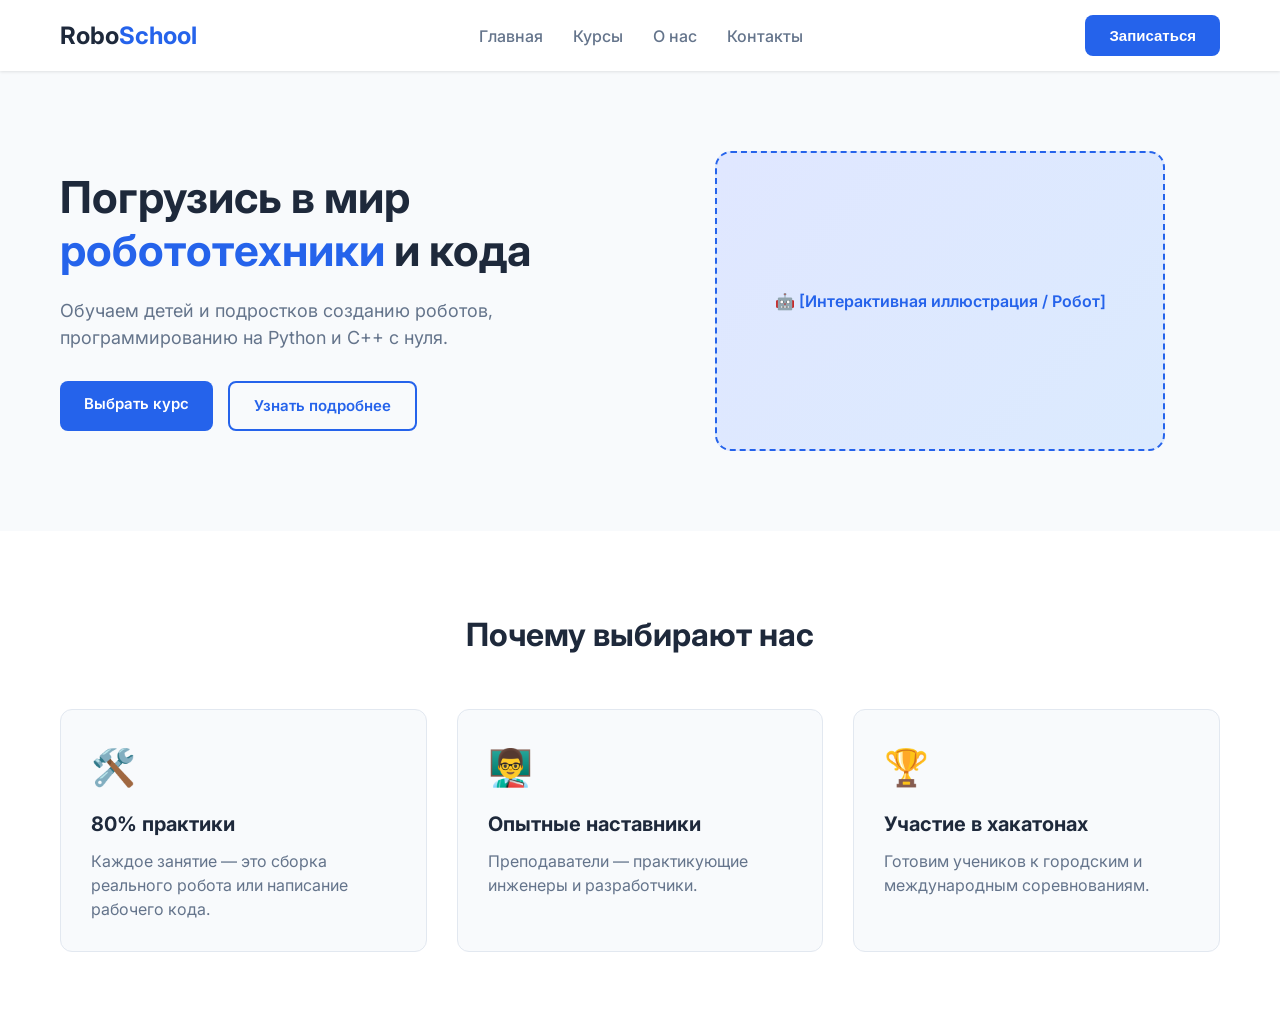
<file: index.html>
<!DOCTYPE html>
<html lang="ru">
<head>
  <meta charset="UTF-8">
  <meta name="viewport" content="width=device-width, initial-scale=1.0">
  <title>RoboSchool — Школа робототехники и программирования</title>
  <link rel="stylesheet" href="css/style.css">
</head>
<body>

  <!-- Хедер / Навигация -->
  <header class="header">
    <div class="container header__container">
      <a href="#" class="logo">Robo<span>School</span></a>
      
      <nav class="nav" id="nav">
  <ul class="nav__list">
    <li><a href="index.html" class="nav__link">Главная</a></li>
    <li><a href="courses.html" class="nav__link">Курсы</a></li>
    <li><a href="about.html" class="nav__link">О нас</a></li>
    <li><a href="contacts.html" class="nav__link">Контакты</a></li>
  </ul>
</nav>

      <button class="btn btn--primary header__btn" id="openModalBtn">Записаться</button>
      
      <!-- Кнопка бургер-меню для мобилок -->
      <button class="burger" id="burgerBtn" aria-label="Открыть меню">
        <span></span>
        <span></span>
        <span></span>
      </button>
    </div>
  </header>

  <main>
    <!-- Главный экран (Hero) -->
    <section class="hero">
      <div class="container hero__container">
        <div class="hero__content">
          <h1 class="hero__title">Погрузись в мир <span>робототехники</span> и кода</h1>
          <p class="hero__subtitle">Обучаем детей и подростков созданию роботов, программированию на Python и C++ с нуля.</p>
          <div class="hero__actions">
            <a href="courses.html" class="btn btn--primary">Выбрать курс</a>
            <a href="about.html" class="btn btn--outline">Узнать подробнее</a>
          </div>
        </div>
        <div class="hero__image">
          <div class="hero__card-mock">🤖 [Интерактивная иллюстрация / Робот]</div>
        </div>
      </div>
    </section>

    <!-- Блок преимуществ -->
    <section class="benefits" id="benefits">
      <div class="container">
        <h2 class="section-title">Почему выбирают нас</h2>
        <div class="benefits__grid">
          <div class="benefit-card">
            <div class="benefit-card__icon">🛠️</div>
            <h3>80% практики</h3>
            <p>Каждое занятие — это сборка реального робота или написание рабочего кода.</p>
          </div>
          <div class="benefit-card">
            <div class="benefit-card__icon">👨‍🏫</div>
            <h3>Опытные наставники</h3>
            <p>Преподаватели — практикующие инженеры и разработчики.</p>
          </div>
          <div class="benefit-card">
            <div class="benefit-card__icon">🏆</div>
            <h3>Участие в хакатонах</h3>
            <p>Готовим учеников к городским и международным соревнованиям.</p>
          </div>
        </div>
      </div>
    </section>
  </main>

  <!-- Модальное окно записи -->
  <div class="modal" id="modal">
    <div class="modal__content">
      <button class="modal__close" id="closeModalBtn">&times;</button>
      <h3>Записаться на пробный урок</h3>
      <form class="form" id="leadForm">
        <input type="text" class="form__input" placeholder="Ваше имя" required>
        <input type="tel" class="form__input" placeholder="Телефон" required>
        <button type="submit" class="btn btn--primary form__btn">Отправить заявку</button>
      </form>
    </div>
  </div>

  <script src="js/script.js"></script>
</body>
</html>
</file>
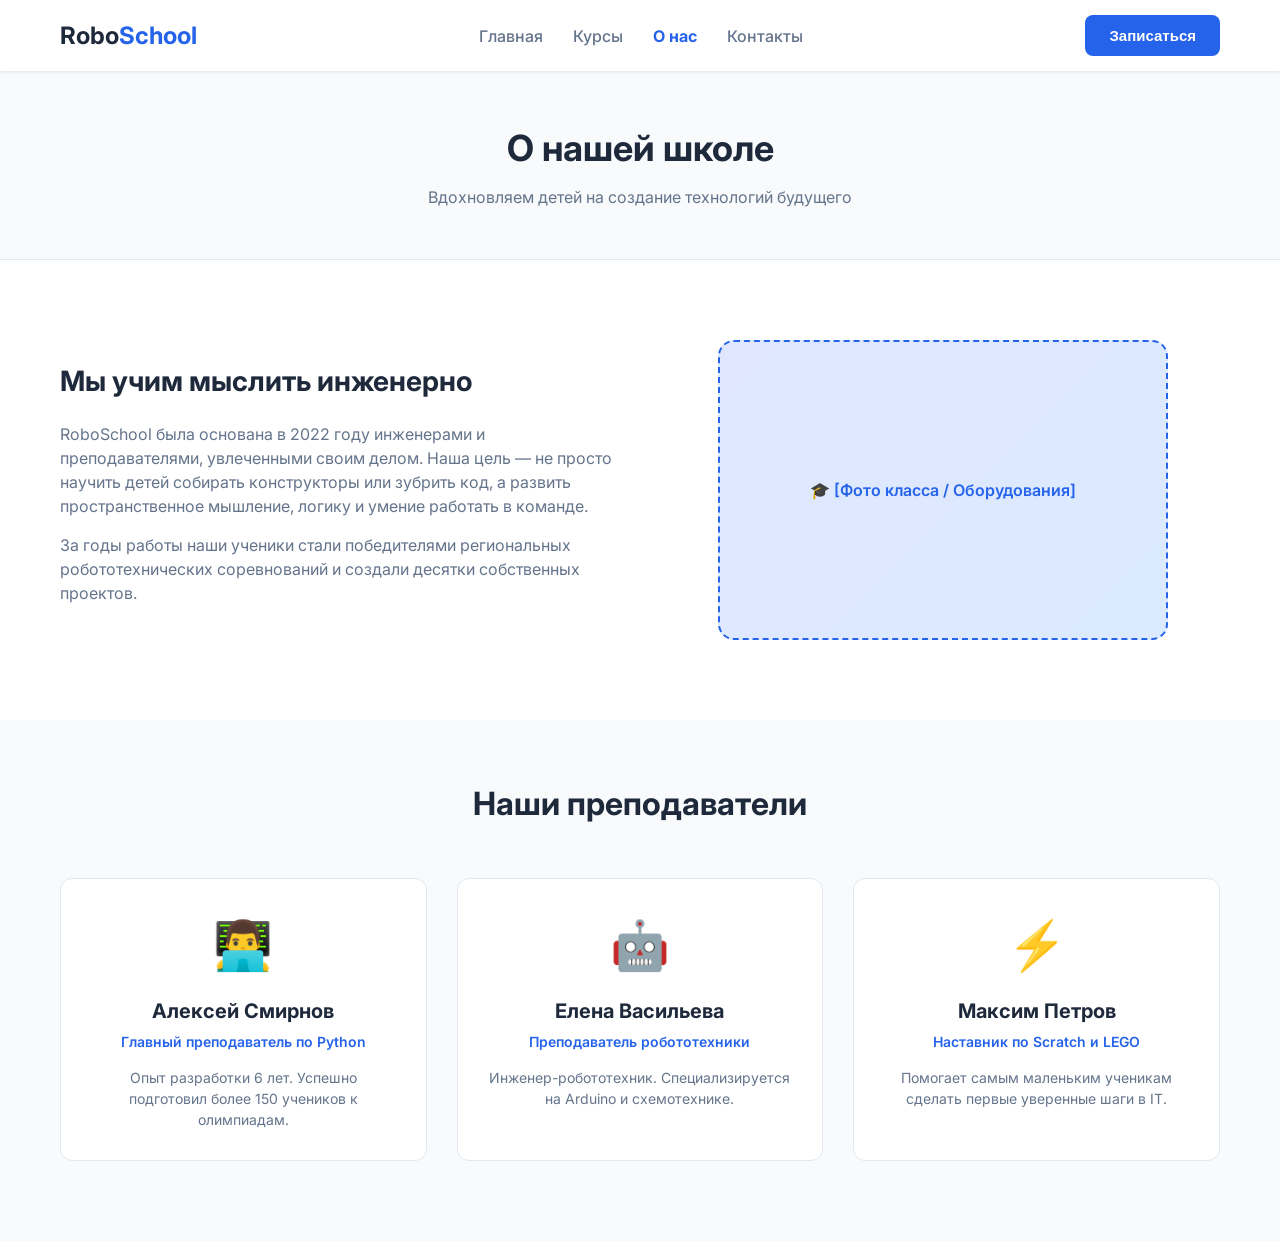
<file: about.html>
<!DOCTYPE html>
<html lang="ru">
<head>
  <meta charset="UTF-8">
  <meta name="viewport" content="width=device-width, initial-scale=1.0">
  <title>О нас — RoboSchool</title>
  <link rel="stylesheet" href="css/style.css">
</head>
<body>

  <!-- Хедер -->
  <header class="header">
    <div class="container header__container">
      <a href="index.html" class="logo">Robo<span>School</span></a>
      <nav class="nav" id="nav">
        <ul class="nav__list">
          <li><a href="index.html" class="nav__link">Главная</a></li>
          <li><a href="courses.html" class="nav__link">Курсы</a></li>
          <li><a href="about.html" class="nav__link nav__link--active">О нас</a></li>
          <li><a href="contacts.html" class="nav__link">Контакты</a></li>
        </ul>
      </nav>
      <button class="btn btn--primary header__btn" id="openModalBtn">Записаться</button>
      <button class="burger" id="burgerBtn">
        <span></span><span></span><span></span>
      </button>
    </div>
  </header>

  <main>
    <section class="page-header">
      <div class="container">
        <h1 class="page-title">О нашей школе</h1>
        <p class="page-subtitle">Вдохновляем детей на создание технологий будущего</p>
      </div>
    </section>

    <!-- Секция с описанием -->
    <section class="about-info">
      <div class="container about-info__container">
        <div class="about-info__text">
          <h2>Мы учим мыслить инженерно</h2>
          <p>RoboSchool была основана в 2022 году инженерами и преподавателями, увлеченными своим делом. Наша цель — не просто научить детей собирать конструкторы или зубрить код, а развить пространственное мышление, логику и умение работать в команде.</p>
          <p>За годы работы наши ученики стали победителями региональных робототехнических соревнований и создали десятки собственных проектов.</p>
        </div>
        <div class="about-info__image">
          <div class="hero__card-mock">🎓 [Фото класса / Оборудования]</div>
        </div>
      </div>
    </section>

    <!-- Преподаватели -->
    <section class="team">
      <div class="container">
        <h2 class="section-title">Наши преподаватели</h2>
        <div class="team__grid">
          
          <div class="team-card">
            <div class="team-card__avatar">👨‍💻</div>
            <h3>Алексей Смирнов</h3>
            <p class="team-card__role">Главный преподаватель по Python</p>
            <p class="team-card__bio">Опыт разработки 6 лет. Успешно подготовил более 150 учеников к олимпиадам.</p>
          </div>

          <div class="team-card">
            <div class="team-card__avatar">🤖</div>
            <h3>Елена Васильева</h3>
            <p class="team-card__role">Преподаватель робототехники</p>
            <p class="team-card__bio">Инженер-робототехник. Специализируется на Arduino и схемотехнике.</p>
          </div>

          <div class="team-card">
            <div class="team-card__avatar">⚡</div>
            <h3>Максим Петров</h3>
            <p class="team-card__role">Наставник по Scratch и LEGO</p>
            <p class="team-card__bio">Помогает самым маленьким ученикам сделать первые уверенные шаги в IT.</p>
          </div>

        </div>
      </div>
    </section>
  </main>

  <!-- Модальное окно -->
  <div class="modal" id="modal">
    <div class="modal__content">
      <button class="modal__close" id="closeModalBtn">&times;</button>
      <h3>Записаться на занятие</h3>
      <form class="form" id="leadForm">
        <input type="text" class="form__input" placeholder="Ваше имя" required>
        <input type="tel" class="form__input" placeholder="Телефон" required>
        <button type="submit" class="btn btn--primary form__btn">Отправить заявку</button>
      </form>
    </div>
  </div>

  <script src="js/script.js"></script>
</body>
</html>
</file>
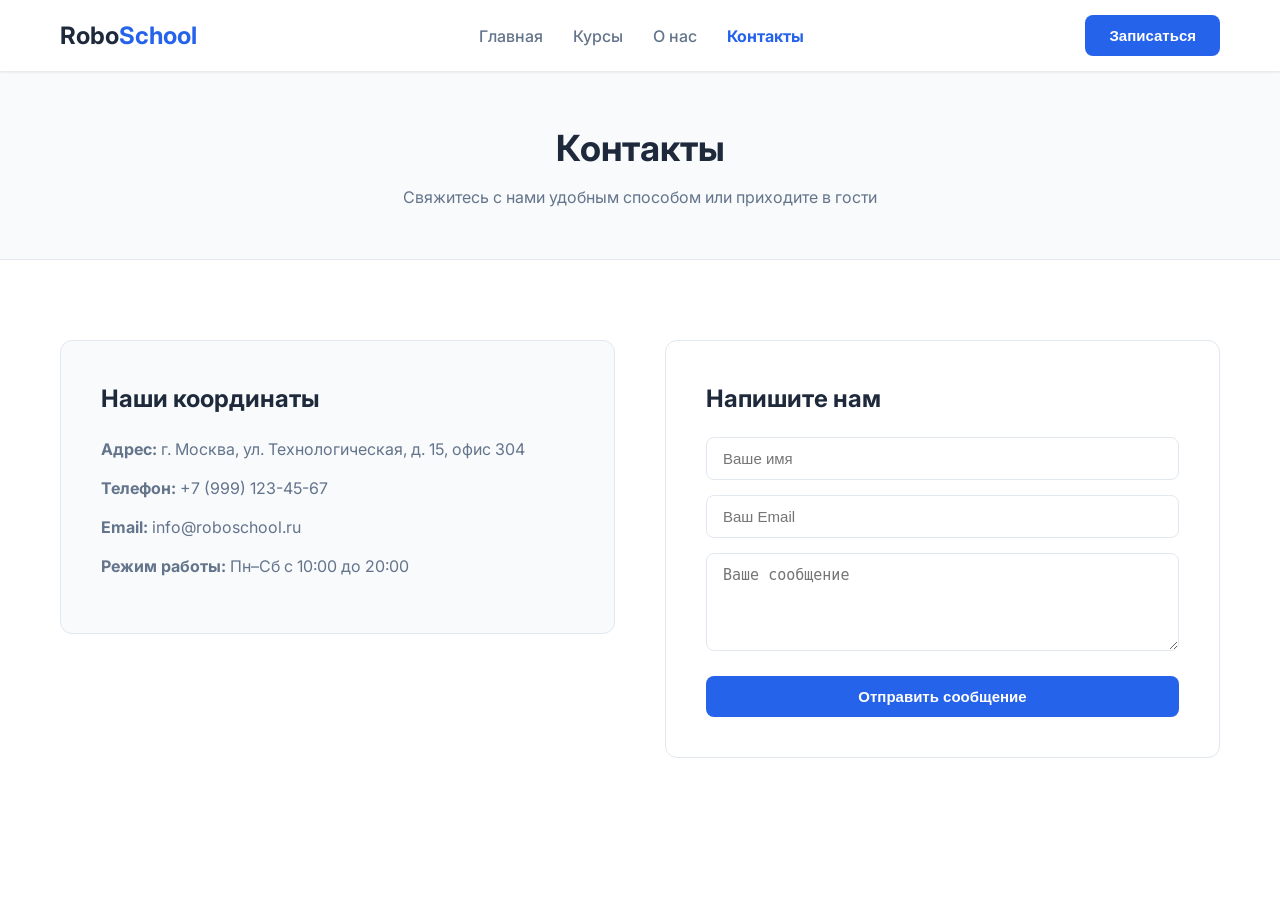
<file: contacts.html>
<!DOCTYPE html>
<html lang="ru">
<head>
  <meta charset="UTF-8">
  <meta name="viewport" content="width=device-width, initial-scale=1.0">
  <title>Контакты — RoboSchool</title>
  <link rel="stylesheet" href="css/style.css">
</head>
<body>

  <!-- Хедер -->
  <header class="header">
    <div class="container header__container">
      <a href="index.html" class="logo">Robo<span>School</span></a>
      <nav class="nav" id="nav">
        <ul class="nav__list">
          <li><a href="index.html" class="nav__link">Главная</a></li>
          <li><a href="courses.html" class="nav__link">Курсы</a></li>
          <li><a href="about.html" class="nav__link">О нас</a></li>
          <li><a href="contacts.html" class="nav__link nav__link--active">Контакты</a></li>
        </ul>
      </nav>
      <button class="btn btn--primary header__btn" id="openModalBtn">Записаться</button>
      <button class="burger" id="burgerBtn">
        <span></span><span></span><span></span>
      </button>
    </div>
  </header>

  <main>
    <section class="page-header">
      <div class="container">
        <h1 class="page-title">Контакты</h1>
        <p class="page-subtitle">Свяжитесь с нами удобным способом или приходите в гости</p>
      </div>
    </section>

    <!-- Секция контактов -->
    <section class="contacts-section">
      <div class="container contacts__container">
        
        <div class="contacts__info">
          <h3>Наши координаты</h3>
          <p><strong>Адрес:</strong> г. Москва, ул. Технологическая, д. 15, офис 304</p>
          <p><strong>Телефон:</strong> +7 (999) 123-45-67</p>
          <p><strong>Email:</strong> info@roboschool.ru</p>
          <p><strong>Режим работы:</strong> Пн–Сб с 10:00 до 20:00</p>
        </div>

        <div class="contacts__form-card">
          <h3>Напишите нам</h3>
          <form class="form" id="contactPageForm">
            <input type="text" class="form__input" placeholder="Ваше имя" required>
            <input type="email" class="form__input" placeholder="Ваш Email" required>
            <textarea class="form__input" placeholder="Ваше сообщение" rows="4" required style="resize: vertical;"></textarea>
            <button type="submit" class="btn btn--primary form__btn">Отправить сообщение</button>
          </form>
        </div>

      </div>
    </section>
  </main>

  <!-- Модальное окно -->
  <div class="modal" id="modal">
    <div class="modal__content">
      <button class="modal__close" id="closeModalBtn">&times;</button>
      <h3>Записаться на занятие</h3>
      <form class="form" id="leadForm">
        <input type="text" class="form__input" placeholder="Ваше имя" required>
        <input type="tel" class="form__input" placeholder="Телефон" required>
        <button type="submit" class="btn btn--primary form__btn">Отправить заявку</button>
      </form>
    </div>
  </div>

  <script src="js/script.js"></script>
</body>
</html>
</file>
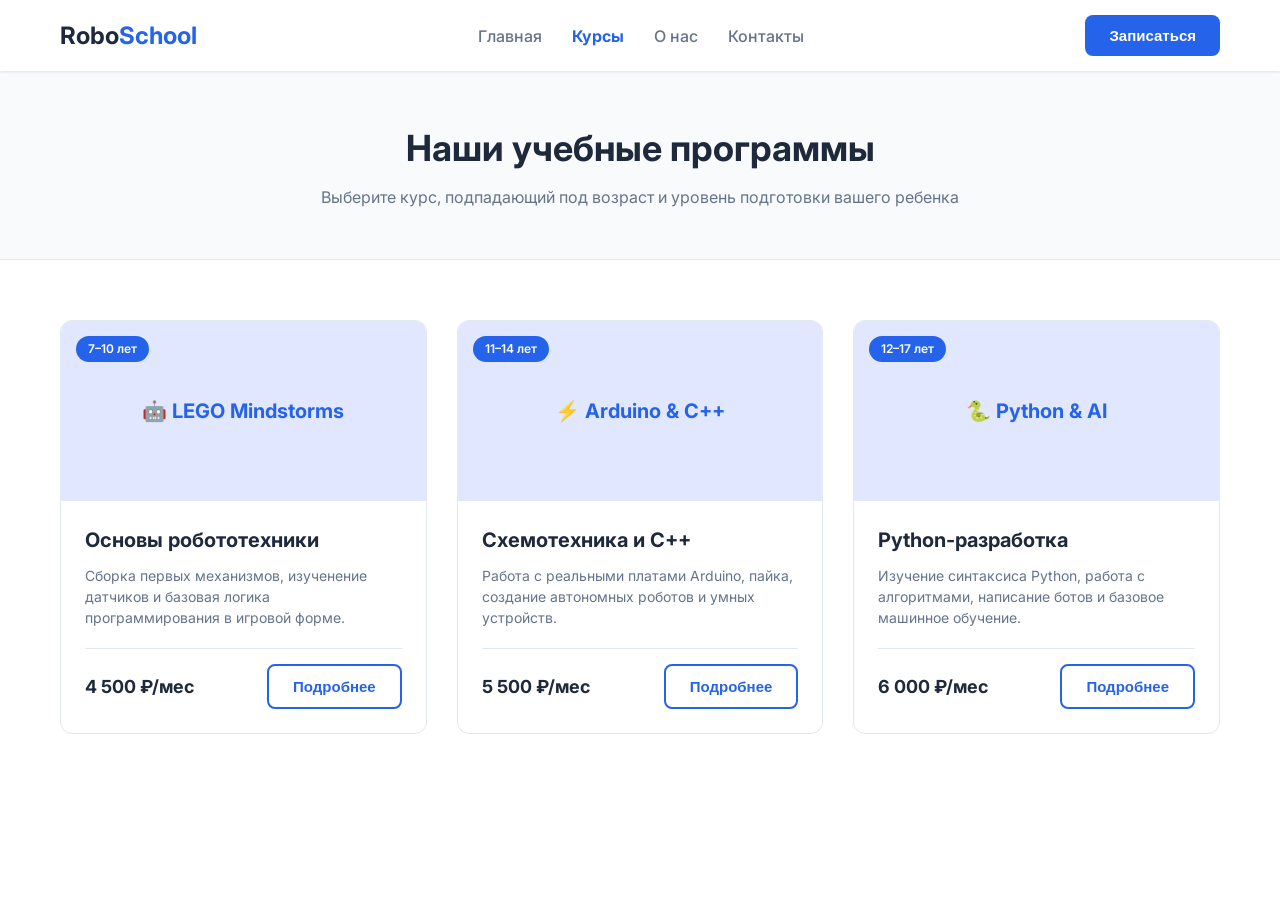
<file: courses.html>
<!DOCTYPE html>
<html lang="ru">
<head>
  <meta charset="UTF-8">
  <meta name="viewport" content="width=device-width, initial-scale=1.0">
  <title>Все курсы — RoboSchool</title>
  <link rel="stylesheet" href="css/style.css">
</head>
<body>

  <!-- Хедер -->
  <header class="header">
    <div class="container header__container">
      <a href="index.html" class="logo">Robo<span>School</span></a>
      <nav class="nav" id="nav">
        <ul class="nav__list">
          <li><a href="index.html" class="nav__link">Главная</a></li>
          <li><a href="courses.html" class="nav__link nav__link--active">Курсы</a></li>
          <li><a href="about.html" class="nav__link">О нас</a></li>
          <li><a href="contacts.html" class="nav__link">Контакты</a></li>
        </ul>
      </nav>
      <button class="btn btn--primary header__btn" id="openModalBtn">Записаться</button>
      <button class="burger" id="burgerBtn">
        <span></span><span></span><span></span>
      </button>
    </div>
  </header>

  <main>
    <section class="page-header">
      <div class="container">
        <h1 class="page-title">Наши учебные программы</h1>
        <p class="page-subtitle">Выберите курс, подпадающий под возраст и уровень подготовки вашего ребенка</p>
      </div>
    </section>

    <!-- Сетка курсов -->
    <section class="courses-section">
      <div class="container">
        <div class="courses__grid">
          
          <!-- Карточка 1 -->
          <article class="course-card">
            <div class="course-card__badge">7–10 лет</div>
            <div class="course-card__image">🤖 LEGO Mindstorms</div>
            <div class="course-card__body">
              <h3 class="course-card__title">Основы робототехники</h3>
              <p class="course-card__desc">Сборка первых механизмов, изученение датчиков и базовая логика программирования в игровой форме.</p>
              <div class="course-card__footer">
                <span class="course-card__price">4 500 ₽/мес</span>
                <button class="btn btn--outline open-course-modal">Подробнее</button>
              </div>
            </div>
          </article>

          <!-- Карточка 2 -->
          <article class="course-card">
            <div class="course-card__badge">11–14 лет</div>
            <div class="course-card__image">⚡ Arduino & C++</div>
            <div class="course-card__body">
              <h3 class="course-card__title">Схемотехника и C++</h3>
              <p class="course-card__desc">Работа с реальными платами Arduino, пайка, создание автономных роботов и умных устройств.</p>
              <div class="course-card__footer">
                <span class="course-card__price">5 500 ₽/мес</span>
                <button class="btn btn--outline open-course-modal">Подробнее</button>
              </div>
            </div>
          </article>

          <!-- Карточка 3 -->
          <article class="course-card">
            <div class="course-card__badge">12–17 лет</div>
            <div class="course-card__image">🐍 Python & AI</div>
            <div class="course-card__body">
              <h3 class="course-card__title">Python-разработка</h3>
              <p class="course-card__desc">Изучение синтаксиса Python, работа с алгоритмами, написание ботов и базовое машинное обучение.</p>
              <div class="course-card__footer">
                <span class="course-card__price">6 000 ₽/мес</span>
                <button class="btn btn--outline open-course-modal">Подробнее</button>
              </div>
            </div>
          </article>

        </div>
      </div>
    </section>
  </main>

  <!-- Модальное окно -->
  <div class="modal" id="modal">
    <div class="modal__content">
      <button class="modal__close" id="closeModalBtn">&times;</button>
      <h3>Записаться на курс</h3>
      <form class="form" id="leadForm">
        <input type="text" class="form__input" placeholder="Ваше имя" required>
        <input type="tel" class="form__input" placeholder="Телефон" required>
        <button type="submit" class="btn btn--primary form__btn">Отправить заявку</button>
      </form>
    </div>
  </div>

  <script src="js/script.js"></script>
</body>
</html>
</file>
<file: css/style.css>
@import url('https://fonts.googleapis.com/css2?family=Inter:wght@400;500;600;700&display=swap');

:root {
  --primary-color: #2563eb;
  --primary-hover: #1d4ed8;
  --text-dark: #1e293b;
  --text-light: #64748b;
  --bg-light: #f8fafc;
  --white: #ffffff;
  --border-color: #e2e8f0;
  --transition: all 0.3s ease;
}

* {
  margin: 0;
  padding: 0;
  box-sizing: border-box;
}

html {
  scroll-behavior: smooth;
}

body {
  font-family: 'Inter', sans-serif;
  color: var(--text-dark);
  background-color: var(--white);
  line-height: 1.5;
}

.container {
  max-width: 1200px;
  margin: 0 auto;
  padding: 0 20px;
}

/* Кнопки */
.btn {
  display: inline-block;
  padding: 12px 24px;
  font-size: 15px;
  font-weight: 600;
  border-radius: 8px;
  cursor: pointer;
  text-decoration: none;
  border: none;
  transition: var(--transition);
}

.btn--primary {
  background-color: var(--primary-color);
  color: var(--white);
}

.btn--primary:hover {
  background-color: var(--primary-hover);
}

.btn--outline {
  background-color: transparent;
  color: var(--primary-color);
  border: 2px solid var(--primary-color);
}

.btn--outline:hover {
  background-color: var(--primary-color);
  color: var(--white);
}

/* Хедер */
.header {
  position: sticky;
  top: 0;
  background-color: var(--white);
  box-shadow: 0 1px 3px rgba(0, 0, 0, 0.1);
  z-index: 100;
  padding: 15px 0;
}

.header__container {
  display: flex;
  align-items: center;
  justify-content: space-between;
}

.logo {
  font-size: 24px;
  font-weight: 700;
  color: var(--text-dark);
  text-decoration: none;
}

.logo span {
  color: var(--primary-color);
}

.nav__list {
  display: flex;
  list-style: none;
  gap: 30px;
}

.nav__link {
  text-decoration: none;
  color: var(--text-light);
  font-weight: 500;
  transition: var(--transition);
}

.nav__link:hover {
  color: var(--primary-color);
}

.burger {
  display: none;
  flex-direction: column;
  gap: 6px;
  background: none;
  border: none;
  cursor: pointer;
  padding: 4px;
}

.burger span {
  display: block;
  width: 28px;
  height: 3px;
  background-color: var(--text-dark);
  border-radius: 2px;
  transition: var(--transition);
}

/* Главный экран (Hero) */
.hero {
  padding: 80px 0;
  background-color: var(--bg-light);
}

.hero__container {
  display: flex;
  align-items: center;
  gap: 40px;
}

.hero__content {
  flex: 1;
}

.hero__title {
  font-size: 44px;
  font-weight: 700;
  line-height: 1.2;
  margin-bottom: 20px;
}

.hero__title span {
  color: var(--primary-color);
}

.hero__subtitle {
  font-size: 18px;
  color: var(--text-light);
  margin-bottom: 30px;
}

.hero__actions {
  display: flex;
  gap: 15px;
}

.hero__image {
  flex: 1;
  display: flex;
  justify-content: center;
}

.hero__card-mock {
  width: 100%;
  max-width: 450px;
  height: 300px;
  background: linear-gradient(135deg, #e0e7ff 0%, #dbeafe 100%);
  border: 2px dashed var(--primary-color);
  border-radius: 16px;
  display: flex;
  align-items: center;
  justify-content: center;
  font-weight: 600;
  color: var(--primary-color);
}

/* Преимущества */
.benefits {
  padding: 80px 0;
}

.section-title {
  text-align: center;
  font-size: 32px;
  margin-bottom: 50px;
}

.benefits__grid {
  display: grid;
  grid-template-columns: repeat(auto-fit, minmax(300px, 1fr));
  gap: 30px;
}

.benefit-card {
  background: var(--bg-light);
  padding: 30px;
  border-radius: 12px;
  border: 1px solid var(--border-color);
  transition: var(--transition);
}

.benefit-card:hover {
  transform: translateY(-5px);
  box-shadow: 0 10px 20px rgba(0, 0, 0, 0.05);
}

.benefit-card__icon {
  font-size: 36px;
  margin-bottom: 15px;
}

.benefit-card h3 {
  font-size: 20px;
  margin-bottom: 10px;
}

.benefit-card p {
  color: var(--text-light);
}

/* Модальное окно */
.modal {
  position: fixed;
  top: 0;
  left: 0;
  width: 100%;
  height: 100%;
  background-color: rgba(0, 0, 0, 0.5);
  display: flex;
  align-items: center;
  justify-content: center;
  opacity: 0;
  visibility: hidden;
  transition: var(--transition);
  z-index: 1000;
}

.modal.active {
  opacity: 1;
  visibility: visible;
}

.modal__content {
  background: var(--white);
  padding: 40px;
  border-radius: 16px;
  width: 100%;
  max-width: 400px;
  position: relative;
}

.modal__close {
  position: absolute;
  top: 15px;
  right: 15px;
  background: none;
  border: none;
  font-size: 24px;
  cursor: pointer;
  color: var(--text-light);
}

.modal__content h3 {
  margin-bottom: 20px;
  text-align: center;
}

.form {
  display: flex;
  flex-direction: column;
  gap: 15px;
}

.form__input {
  padding: 12px 16px;
  border: 1px solid var(--border-color);
  border-radius: 8px;
  font-size: 15px;
  outline: none;
  transition: var(--transition);
}

.form__input:focus {
  border-color: var(--primary-color);
}

.form__btn {
  width: 100%;
  margin-top: 10px;
}

/* Адаптивность (Медиазапросы) */
@media (max-width: 768px) {
  .nav {
    position: absolute;
    top: 100%;
    left: 0;
    width: 100%;
    background-color: var(--white);
    box-shadow: 0 4px 6px rgba(0, 0, 0, 0.1);
    max-height: 0;
    overflow: hidden;
    transition: max-height 0.3s ease;
  }

  .nav.active {
    max-height: 300px;
  }

  .nav__list {
    flex-direction: column;
    padding: 20px;
    gap: 15px;
    align-items: center;
  }

  .header__btn {
    display: none;
  }

  .burger {
    display: flex;
  }

  .hero__container {
    flex-direction: column;
    text-align: center;
  }

  .hero__actions {
    justify-content: center;
  }

  .hero__title {
    font-size: 32px;
  }
}
/* Подсвечивание активной ссылки в меню */
.nav__link--active {
  color: var(--primary-color);
  font-weight: 700;
}

/* Заголовок внутренних страниц */
.page-header {
  background-color: var(--bg-light);
  padding: 50px 0;
  text-align: center;
  border-bottom: 1px solid var(--border-color);
}

.page-title {
  font-size: 36px;
  margin-bottom: 10px;
}

.page-subtitle {
  color: var(--text-light);
  font-size: 16px;
}

/* Сетка курсов (CSS Grid) */
.courses-section {
  padding: 60px 0;
}

.courses__grid {
  display: grid;
  grid-template-columns: repeat(auto-fit, minmax(320px, 1fr));
  gap: 30px;
}

.course-card {
  border: 1px solid var(--border-color);
  border-radius: 12px;
  overflow: hidden;
  background: var(--white);
  display: flex;
  flex-direction: column;
  transition: var(--transition);
}

.course-card:hover {
  transform: translateY(-5px);
  box-shadow: 0 12px 24px rgba(0, 0, 0, 0.08);
}

.course-card__badge {
  position: absolute;
  margin: 15px;
  background: var(--primary-color);
  color: var(--white);
  padding: 4px 12px;
  border-radius: 20px;
  font-size: 12px;
  font-weight: 600;
}

.course-card__image {
  height: 180px;
  background: #e0e7ff;
  display: flex;
  align-items: center;
  justify-content: center;
  font-size: 20px;
  font-weight: 700;
  color: var(--primary-color);
}

.course-card__body {
  padding: 24px;
  display: flex;
  flex-direction: column;
  flex-grow: 1;
}

.course-card__title {
  font-size: 20px;
  margin-bottom: 10px;
}

.course-card__desc {
  color: var(--text-light);
  font-size: 14px;
  margin-bottom: 20px;
  flex-grow: 1;
}

.course-card__footer {
  display: flex;
  align-items: center;
  justify-content: space-between;
  border-top: 1px solid var(--border-color);
  padding-top: 15px;
}

.course-card__price {
  font-size: 18px;
  font-weight: 700;
  color: var(--text-dark);
}
/* Страница "О нас" */
.about-info {
  padding: 80px 0;
}

.about-info__container {
  display: flex;
  align-items: center;
  gap: 50px;
}

.about-info__text {
  flex: 1;
}

.about-info__text h2 {
  font-size: 28px;
  margin-bottom: 20px;
}

.about-info__text p {
  color: var(--text-light);
  margin-bottom: 15px;
}

.about-info__image {
  flex: 1;
  display: flex;
  justify-content: center;
}

/* Сетка преподавателей */
.team {
  padding: 60px 0 80px;
  background-color: var(--bg-light);
}

.team__grid {
  display: grid;
  grid-template-columns: repeat(auto-fit, minmax(280px, 1fr));
  gap: 30px;
}

.team-card {
  background: var(--white);
  padding: 30px;
  border-radius: 12px;
  border: 1px solid var(--border-color);
  text-align: center;
  transition: var(--transition);
}

.team-card:hover {
  transform: translateY(-5px);
  box-shadow: 0 10px 20px rgba(0, 0, 0, 0.05);
}

.team-card__avatar {
  font-size: 48px;
  margin-bottom: 15px;
}

.team-card h3 {
  font-size: 20px;
  margin-bottom: 5px;
}

.team-card__role {
  color: var(--primary-color);
  font-weight: 600;
  font-size: 14px;
  margin-bottom: 15px;
}

.team-card__bio {
  color: var(--text-light);
  font-size: 14px;
}

/* Страница контактов */
.contacts-section {
  padding: 80px 0;
}

.contacts__container {
  display: flex;
  gap: 50px;
  align-items: flex-start;
}

.contacts__info {
  flex: 1;
  background: var(--bg-light);
  padding: 40px;
  border-radius: 12px;
  border: 1px solid var(--border-color);
}

.contacts__info h3 {
  font-size: 24px;
  margin-bottom: 20px;
}

.contacts__info p {
  color: var(--text-light);
  margin-bottom: 15px;
  font-size: 16px;
}

.contacts__form-card {
  flex: 1;
  background: var(--white);
  padding: 40px;
  border-radius: 12px;
  border: 1px solid var(--border-color);
}

.contacts__form-card h3 {
  font-size: 24px;
  margin-bottom: 20px;
}

/* Адаптивность для новых страниц */
@media (max-width: 768px) {
  .about-info__container,
  .contacts__container {
    flex-direction: column;
  }
}
</file>
